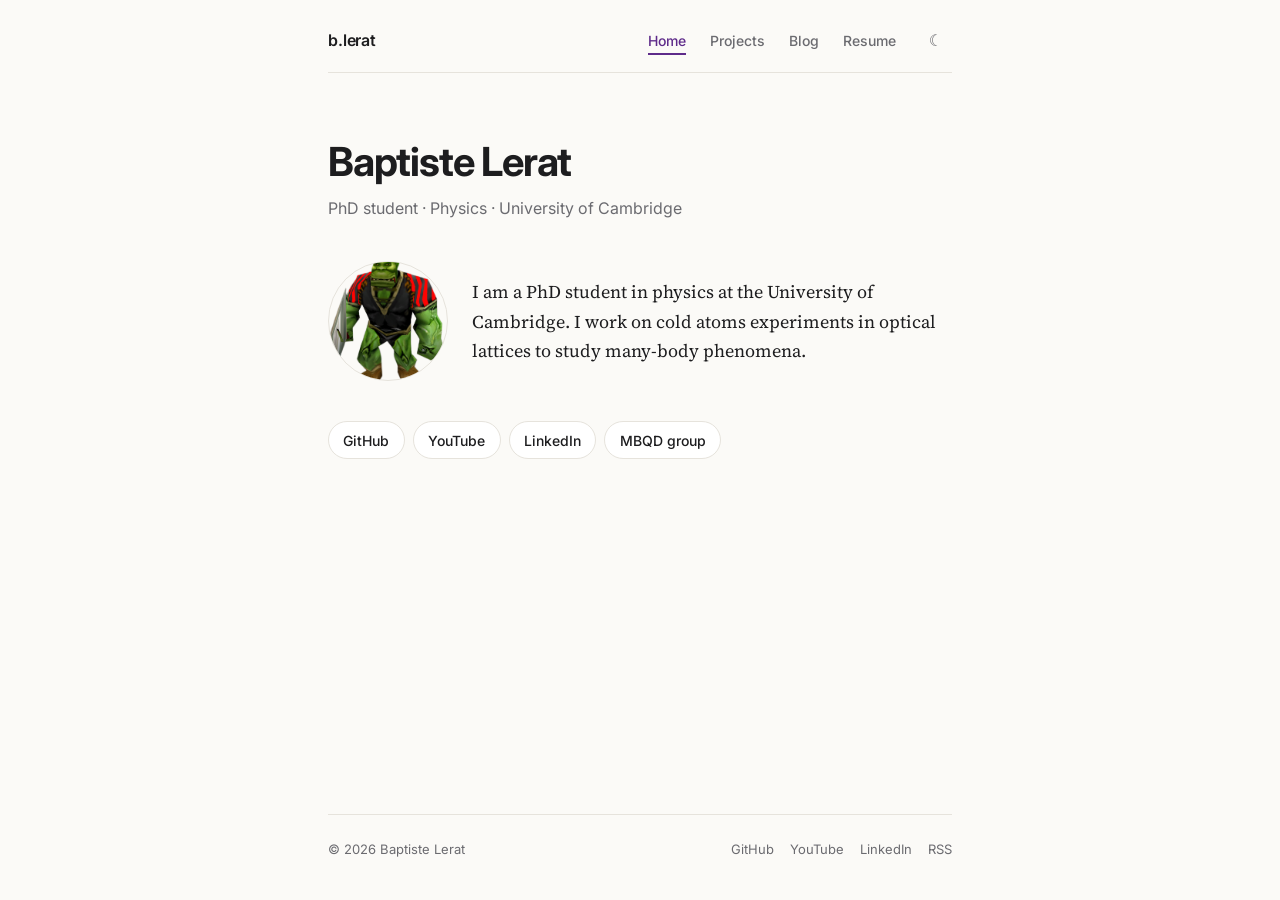
<file: index.html>
<!DOCTYPE html>
<html lang="en">
<head>
  <meta charset="utf-8" />
  <meta name="viewport" content="width=device-width, initial-scale=1.0" />
  <meta name="author" content="Baptiste Lerat" />
  <meta name="description" content="Baptiste Lerat — PhD student in physics at the University of Cambridge." />
  <title>blerat</title>
  <link rel="icon" href="data:image/svg+xml,%3Csvg xmlns='http://www.w3.org/2000/svg' viewBox='0 0 100 100'%3E%3Ctext y='.9em' font-size='90'%3E%F0%9F%90%80%3C/text%3E%3C/svg%3E" />
  <script>try{var t=localStorage.getItem('theme');if(t)document.documentElement.dataset.theme=t;}catch(e){}</script>
  <link rel="alternate" type="application/rss+xml" title="Baptiste Lerat — Blog" href="/feed.xml" />
  <link rel="stylesheet" href="src/main.css" />
  <script src="src/site.js" defer></script>
</head>
<body>
  <div class="wrap">
    <header class="site-header">
      <a class="site-name" href="index.html">b.lerat</a>
      <nav class="header" aria-label="Main">
        <ul>
          <li><a href="index.html" aria-current="page">Home</a></li>
          <li><a href="pages/projects.html">Projects</a></li>
          <li><a href="pages/blog.html">Blog</a></li>
          <li><a href="pages/resume.html">Resume</a></li>
        </ul>
      </nav>
      <button class="theme-toggle" type="button" aria-label="Toggle dark mode">&#9790;</button>
    </header>

    <main>
      <section class="hero">
        <h1>Baptiste Lerat</h1>
        <p class="tagline">PhD student &middot; Physics &middot; University of Cambridge</p>

        <div class="intro">
          <img class="portrait" src="media/pp.png" alt="Baptiste Lerat" width="120" height="120" />
          <p>
            I am a PhD student in physics at the University of Cambridge. I work on
            cold atoms experiments in optical lattices to study many-body phenomena.
          </p>
        </div>

        <ul class="contact">
          <li><a href="https://github.com/balerat">GitHub</a></li>
          <li><a href="https://www.youtube.com/@balerat">YouTube</a></li>
          <li><a href="https://www.linkedin.com/in/baptiste-lerat/">LinkedIn</a></li>
          <li><a href="https://www.manybody.phy.cam.ac.uk/">MBQD group</a></li>
        </ul>
      </section>
    </main>

    <footer class="site-footer">
      <span>&copy; 2026 Baptiste Lerat</span>
      <ul>
        <li><a href="https://github.com/balerat">GitHub</a></li>
        <li><a href="https://www.youtube.com/@balerat">YouTube</a></li>
        <li><a href="https://www.linkedin.com/in/baptiste-lerat/">LinkedIn</a></li>
        <li><a href="/feed.xml">RSS</a></li>
      </ul>
    </footer>
  </div>

</body>
</html>
</file>
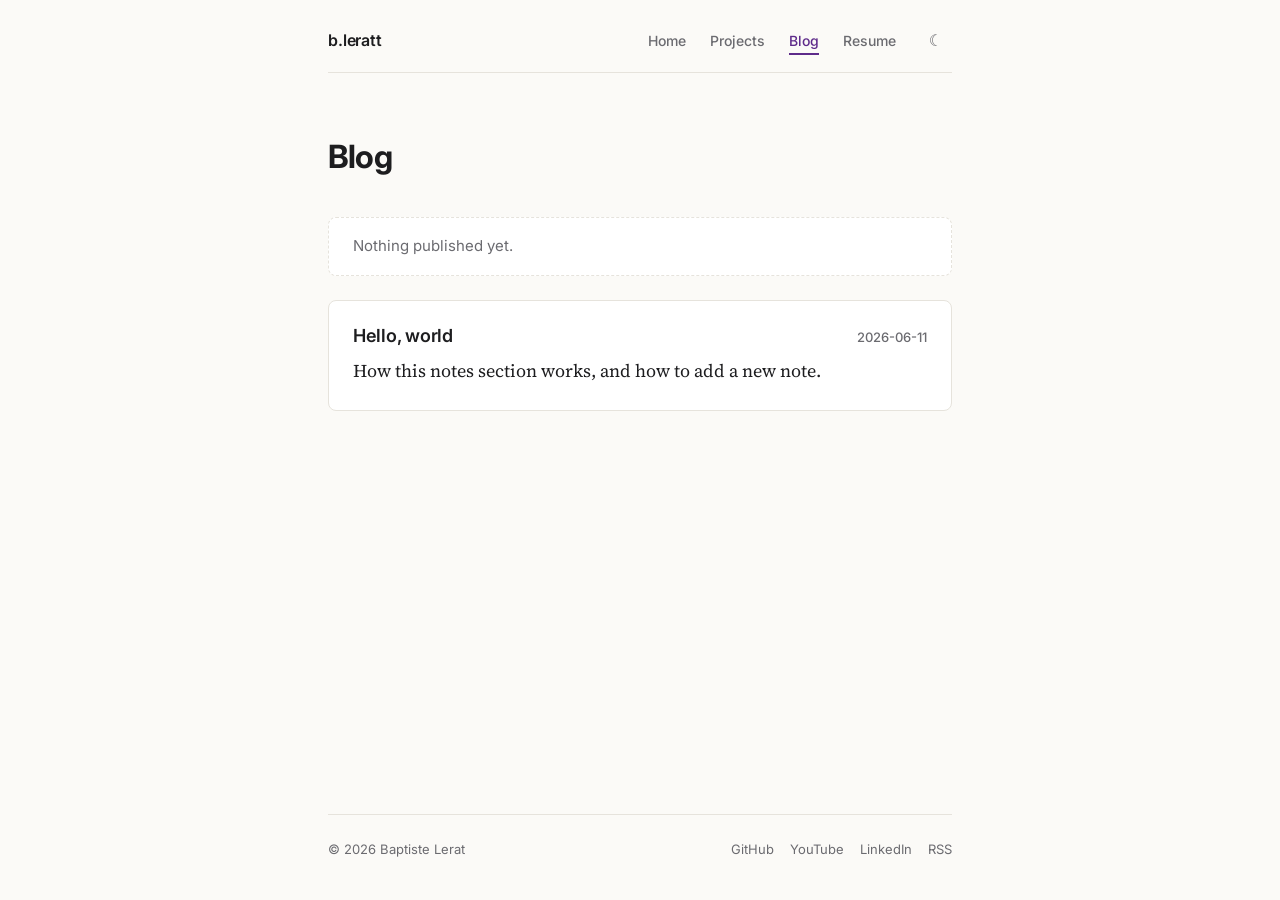
<file: pages/blog.html>
<!DOCTYPE html>
<html lang="en">
<head>
  <meta charset="utf-8" />
  <meta name="viewport" content="width=device-width, initial-scale=1.0" />
  <meta name="author" content="Baptiste Lerat" />
  <meta name="description" content="Baptiste Lerat — PhD student in physics at the University of Cambridge." />
  <title>Blog</title>
  <link rel="icon" href="data:image/svg+xml,%3Csvg xmlns='http://www.w3.org/2000/svg' viewBox='0 0 100 100'%3E%3Ctext y='.9em' font-size='90'%3E%F0%9F%90%80%3C/text%3E%3C/svg%3E" />
  <script>try{var t=localStorage.getItem('theme');if(t)document.documentElement.dataset.theme=t;}catch(e){}</script>
  <link rel="alternate" type="application/rss+xml" title="Baptiste Lerat — Blog" href="/feed.xml" />
  <link rel="stylesheet" href="../src/main.css" />
  <script src="../src/site.js" defer></script>
  <script src="../src/notes.js" defer></script>
</head>
<body>
  <div class="wrap">
    <header class="site-header">
      <a class="site-name" href="../index.html">b.leratt</a>
      <nav class="header" aria-label="Main">
        <ul>
          <li><a href="../index.html">Home</a></li>
          <li><a href="projects.html">Projects</a></li>
          <li><a href="blog.html" aria-current="page">Blog</a></li>
          <li><a href="resume.html">Resume</a></li>
        </ul>
      </nav>
      <button class="theme-toggle" type="button" aria-label="Toggle dark mode">&#9790;</button>
    </header>

    <main>
      <h1 class="page-title">Blog</h1>

      <p class="empty">Nothing published yet.</p>

      <div id="note-list">
        <p>Loading notes…</p>
      </div>
    </main>

    <footer class="site-footer">
      <span>&copy; 2026 Baptiste Lerat</span>
      <ul>
        <li><a href="https://github.com/balerat">GitHub</a></li>
        <li><a href="https://www.youtube.com/@balerat">YouTube</a></li>
        <li><a href="https://www.linkedin.com/in/baptiste-lerat/">LinkedIn</a></li>
        <li><a href="/feed.xml">RSS</a></li>
      </ul>
    </footer>
  </div>
</body>
</html>
</file>
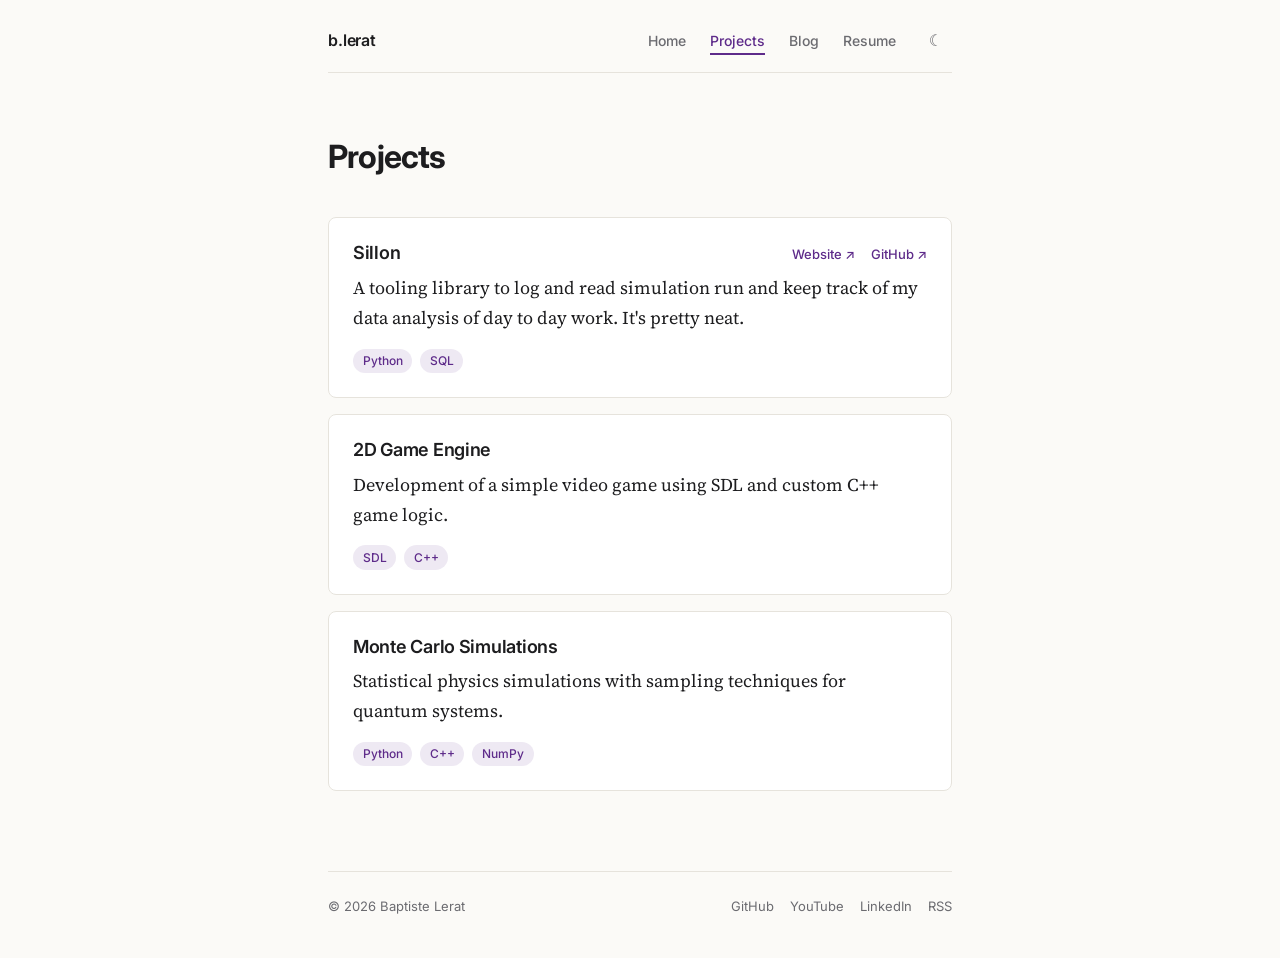
<file: pages/projects.html>
<!DOCTYPE html>
<html lang="en">
<head>
  <meta charset="utf-8" />
  <meta name="viewport" content="width=device-width, initial-scale=1.0" />
  <meta name="author" content="Baptiste Lerat" />
  <meta name="description" content="Baptiste Lerat — PhD student in physics at the University of Cambridge." />
  <title>Projects</title>
  <link rel="icon" href="data:image/svg+xml,%3Csvg xmlns='http://www.w3.org/2000/svg' viewBox='0 0 100 100'%3E%3Ctext y='.9em' font-size='90'%3E%F0%9F%90%80%3C/text%3E%3C/svg%3E" />
  <script>try{var t=localStorage.getItem('theme');if(t)document.documentElement.dataset.theme=t;}catch(e){}</script>
  <link rel="alternate" type="application/rss+xml" title="Baptiste Lerat — Blog" href="/feed.xml" />
  <link rel="stylesheet" href="../src/main.css" />
  <script src="../src/site.js" defer></script>
</head>
<body>
  <div class="wrap">
    <header class="site-header">
      <a class="site-name" href="../index.html">b.lerat</a>
      <nav class="header" aria-label="Main">
        <ul>
          <li><a href="../index.html">Home</a></li>
          <li><a href="projects.html" aria-current="page">Projects</a></li>
          <li><a href="blog.html">Blog</a></li>
          <li><a href="resume.html">Resume</a></li>
        </ul>
      </nav>
      <button class="theme-toggle" type="button" aria-label="Toggle dark mode">&#9790;</button>
    </header>

    <main>
      <h1 class="page-title">Projects</h1>

      <article class="project">
        <div class="project-head">
          <h3>Sillon</h3>
          <span class="links">
            <a class="repo" href="https://sillonlab.dev">Website <span class="arr">&nearr;</span></a>
            <a class="repo" href="https://github.com/balerat/sillon">GitHub <span class="arr">&nearr;</span></a>
          </span>
        </div>
        <p>A tooling library to log and read simulation run and keep track of my data analysis of day to day work. It's pretty neat.</p>
        <ul class="tags"><li>Python</li><li>SQL</li></ul>
      </article>

      <article class="project">
        <div class="project-head">
          <h3>2D Game Engine</h3>
        </div>
        <p>Development of a simple video game using SDL and custom C++ game logic.</p>
        <ul class="tags"><li>SDL</li><li>C++</li></ul>
      </article>

      <article class="project">
        <div class="project-head">
          <h3>Monte Carlo Simulations</h3>
        </div>
        <p>Statistical physics simulations with sampling techniques for quantum systems.</p>
        <ul class="tags"><li>Python</li><li>C++</li><li>NumPy</li></ul>
      </article>
    </main>

    <footer class="site-footer">
      <span>&copy; 2026 Baptiste Lerat</span>
      <ul>
        <li><a href="https://github.com/balerat">GitHub</a></li>
        <li><a href="https://www.youtube.com/@balerat">YouTube</a></li>
        <li><a href="https://www.linkedin.com/in/baptiste-lerat/">LinkedIn</a></li>
        <li><a href="/feed.xml">RSS</a></li>
      </ul>
    </footer>
  </div>
</body>
</html>
</file>
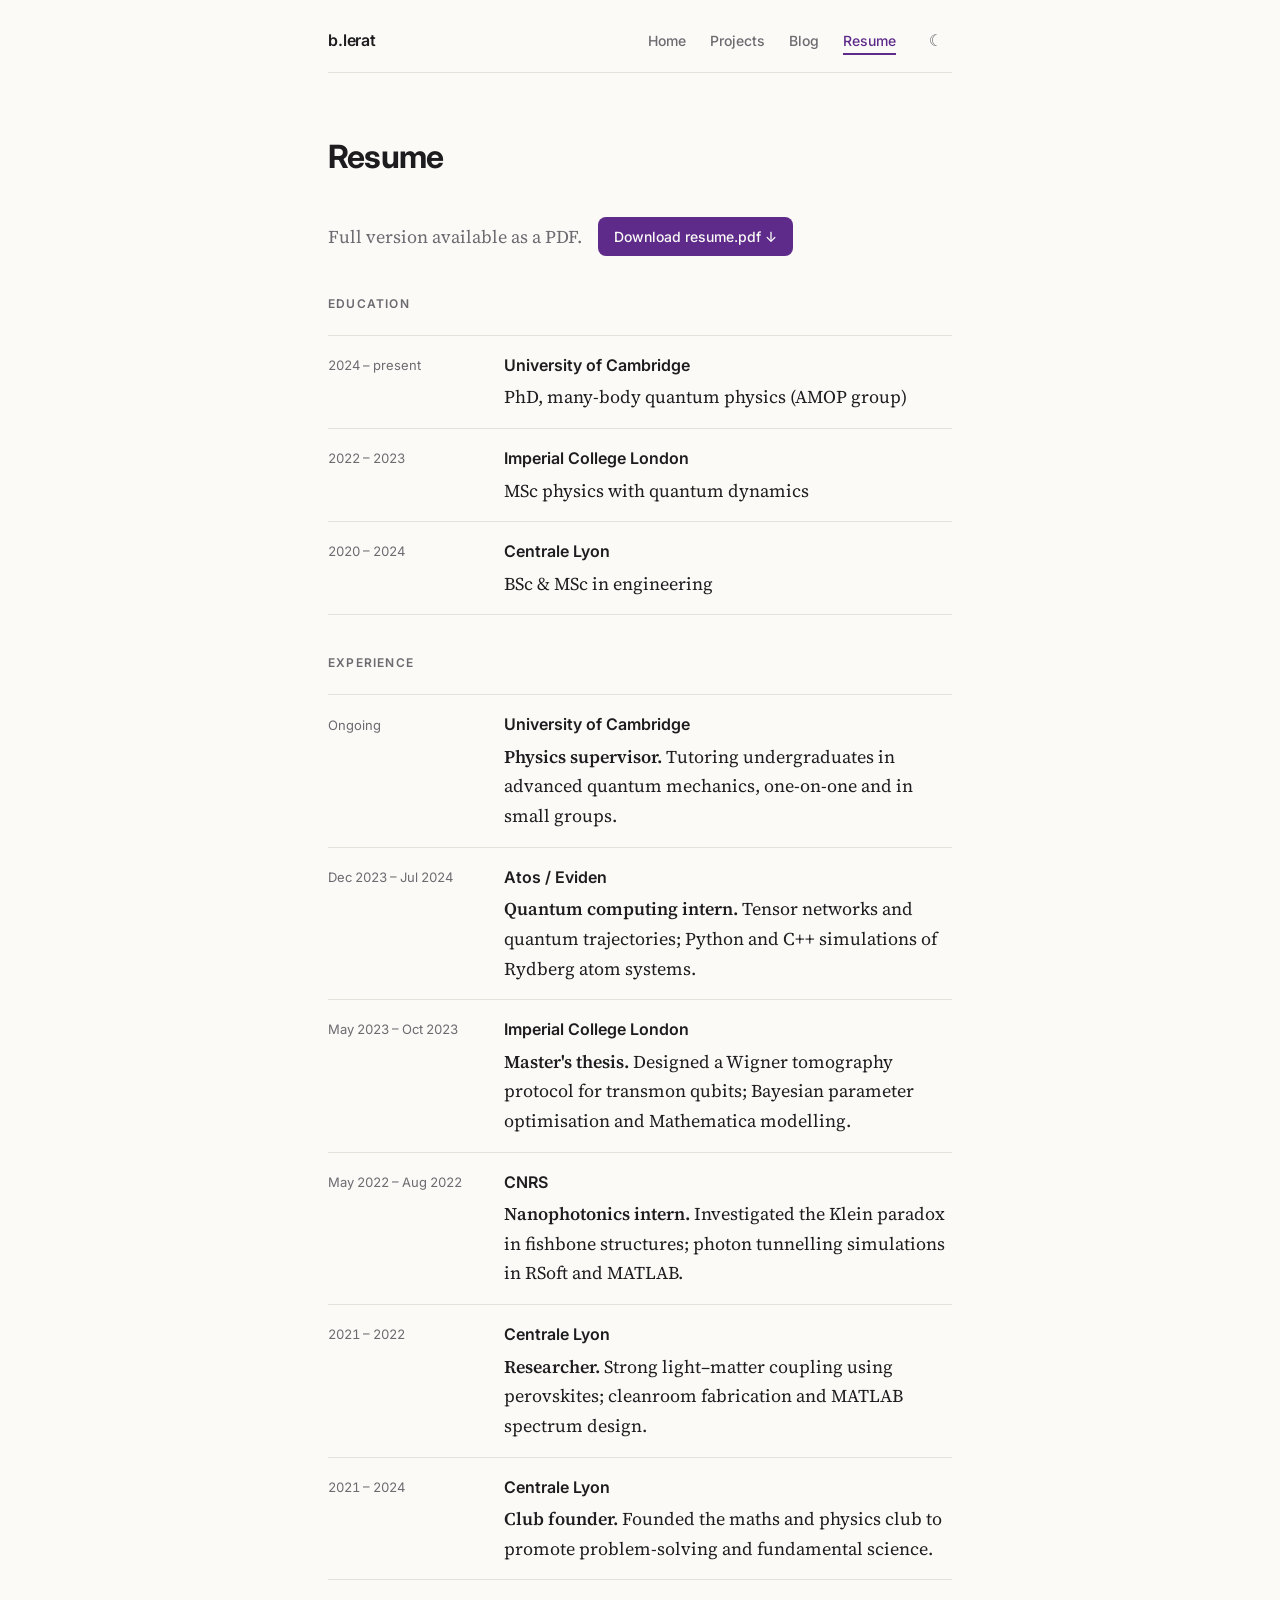
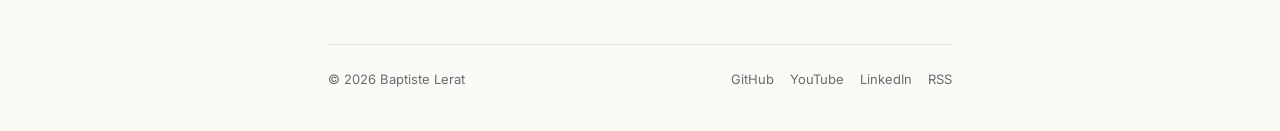
<file: pages/resume.html>
<!DOCTYPE html>
<html lang="en">
<head>
  <meta charset="utf-8" />
  <meta name="viewport" content="width=device-width, initial-scale=1.0" />
  <meta name="author" content="Baptiste Lerat" />
  <meta name="description" content="Baptiste Lerat — PhD student in physics at the University of Cambridge." />
  <title>Resume</title>
  <link rel="icon" href="data:image/svg+xml,%3Csvg xmlns='http://www.w3.org/2000/svg' viewBox='0 0 100 100'%3E%3Ctext y='.9em' font-size='90'%3E%F0%9F%90%80%3C/text%3E%3C/svg%3E" />
  <script>try{var t=localStorage.getItem('theme');if(t)document.documentElement.dataset.theme=t;}catch(e){}</script>
  <link rel="alternate" type="application/rss+xml" title="Baptiste Lerat — Blog" href="/feed.xml" />
  <link rel="stylesheet" href="../src/main.css" />
  <script src="../src/site.js" defer></script>
</head>
<body>
  <div class="wrap">
    <header class="site-header">
      <a class="site-name" href="../index.html">b.lerat</a>
      <nav class="header" aria-label="Main">
        <ul>
          <li><a href="../index.html">Home</a></li>
          <li><a href="projects.html">Projects</a></li>
          <li><a href="blog.html">Blog</a></li>
          <li><a href="resume.html" aria-current="page">Resume</a></li>
        </ul>
      </nav>
      <button class="theme-toggle" type="button" aria-label="Toggle dark mode">&#9790;</button>
    </header>

      <main>
      <h1 class="page-title">Resume</h1>

      <p class="resume-lead">
        Full version available as a PDF.
        <a class="download" href="../media/resume.pdf" download>Download resume.pdf &darr;</a>
      </p>

      <h2 class="section">Education</h2>
      <ol class="timeline">
        <li>
          <span class="when">2024 &ndash; present</span>
          <div>
            <span class="where">University of Cambridge</span>
            <span class="what">PhD, many-body quantum physics (AMOP group)</span>
          </div>
        </li>
        <li>
          <span class="when">2022 &ndash; 2023</span>
          <div>
            <span class="where">Imperial College London</span>
            <span class="what">MSc physics with quantum dynamics</span>
          </div>
        </li>
        <li>
          <span class="when">2020 &ndash; 2024</span>
          <div>
            <span class="where">Centrale Lyon</span>
            <span class="what">BSc &amp; MSc in engineering</span>
          </div>
        </li>
      </ol>

      <h2 class="section">Experience</h2>
      <ol class="timeline">
        <li>
          <span class="when">Ongoing</span>
          <div>
            <span class="where">University of Cambridge</span>
            <span class="what"><strong>Physics supervisor.</strong> Tutoring undergraduates in advanced quantum mechanics, one-on-one and in small groups.</span>
          </div>
        </li>
        <li>
          <span class="when">Dec 2023 &ndash; Jul 2024</span>
          <div>
            <span class="where">Atos / Eviden</span>
            <span class="what"><strong>Quantum computing intern.</strong> Tensor networks and quantum trajectories; Python and C++ simulations of Rydberg atom systems.</span>
          </div>
        </li>
        <li>
          <span class="when">May 2023 &ndash; Oct 2023</span>
          <div>
            <span class="where">Imperial College London</span>
            <span class="what"><strong>Master's thesis.</strong> Designed a Wigner tomography protocol for transmon qubits; Bayesian parameter optimisation and Mathematica modelling.</span>
          </div>
        </li>
        <li>
          <span class="when">May 2022 &ndash; Aug 2022</span>
          <div>
            <span class="where">CNRS</span>
            <span class="what"><strong>Nanophotonics intern.</strong> Investigated the Klein paradox in fishbone structures; photon tunnelling simulations in RSoft and MATLAB.</span>
          </div>
        </li>
        <li>
          <span class="when">2021 &ndash; 2022</span>
          <div>
            <span class="where">Centrale Lyon</span>
            <span class="what"><strong>Researcher.</strong> Strong light&ndash;matter coupling using perovskites; cleanroom fabrication and MATLAB spectrum design.</span>
          </div>
        </li>
        <li>
          <span class="when">2021 &ndash; 2024</span>
          <div>
            <span class="where">Centrale Lyon</span>
            <span class="what"><strong>Club founder.</strong> Founded the maths and physics club to promote problem-solving and fundamental science.</span>
          </div>
        </li>
      </ol>
    </main>
   <footer class="site-footer">
      <span>&copy; 2026 Baptiste Lerat</span>
      <ul>
        <li><a href="https://github.com/balerat">GitHub</a></li>
        <li><a href="https://www.youtube.com/@balerat">YouTube</a></li>
        <li><a href="https://www.linkedin.com/in/baptiste-lerat/">LinkedIn</a></li>
        <li><a href="/feed.xml">RSS</a></li>
      </ul>
    </footer>
  </div>
</body>
</html>
</file>
<file: src/main.css>
@import url('https://fonts.googleapis.com/css2?family=Inter:wght@400;500;600;700&family=Source+Serif+4:ital,opsz,wght@0,8..60,400;0,8..60,600;1,8..60,400&family=JetBrains+Mono:wght@400;500&display=swap');

/* ---------------------------------------------------------------- tokens */
:root {
  color-scheme: light dark;

  --font-ui: 'Inter', system-ui, -apple-system, 'Segoe UI', sans-serif;
  --font-body: 'Source Serif 4', Georgia, 'Times New Roman', serif;
  --font-mono: 'JetBrains Mono', ui-monospace, SFMono-Regular, Menlo, monospace;

  --bg: #fbfaf7;
  --surface: #ffffff;
  --text: #1d1d1f;
  --text-muted: #6b6b70;
  --border: #e6e3dc;
  --accent: #5e2b8a;
  --accent-soft: color-mix(in srgb, var(--accent) 10%, transparent);
  --shadow: 0 1px 2px rgba(0, 0, 0, 0.04), 0 4px 16px rgba(0, 0, 0, 0.04);

  --radius: 8px;
  --measure: 42rem;

  --space-1: 0.25rem;
  --space-2: 0.5rem;
  --space-3: 1rem;
  --space-4: 1.5rem;
  --space-5: 2.5rem;
  --space-6: 4rem;
}

/* Dark tokens: follow the system unless the toggle picked a theme. */
@media (prefers-color-scheme: dark) {
  :root:not([data-theme="light"]) {
    --bg: #121417;
    --surface: #191c20;
    --text: #e6e6e6;
    --text-muted: #9a9ca3;
    --border: #2a2e34;
    --accent: #ad8af8;
    --accent-soft: color-mix(in srgb, var(--accent) 10%, transparent);
    --shadow: 0 1px 2px rgba(0, 0, 0, 0.3), 0 4px 16px rgba(0, 0, 0, 0.2);
  }
}

:root[data-theme="dark"] {
  --bg: #121417;
  --surface: #191c20;
  --text: #e6e6e6;
  --text-muted: #9a9ca3;
  --border: #2a2e34;
  --accent: #ad8af8;
  --accent-soft: color-mix(in srgb, var(--accent) 10%, transparent);
  --shadow: 0 1px 2px rgba(0, 0, 0, 0.3), 0 4px 16px rgba(0, 0, 0, 0.2);
}

:root[data-theme="light"] { color-scheme: light; }
:root[data-theme="dark"]  { color-scheme: dark; }

/* ---------------------------------------------------------------- base */
* { box-sizing: border-box; }

html { -webkit-text-size-adjust: 100%; }

body {
  margin: 0;
  background: var(--bg);
  color: var(--text);
  font-family: var(--font-body);
  font-size: 18px;
  line-height: 1.65;
  -webkit-font-smoothing: antialiased;
  text-rendering: optimizeLegibility;
}

.wrap {
  max-width: var(--measure);
  margin: 0 auto;
  padding: var(--space-4) var(--space-4) var(--space-5);
  min-height: 100vh;
  display: flex;
  flex-direction: column;
}

main {
  flex: 1;
  animation: rise 0.35s ease-out both;
}

@keyframes rise {
  from { opacity: 0; transform: translateY(6px); }
}

@media (prefers-reduced-motion: reduce) {
  main { animation: none; }
  *, *::before, *::after { transition: none !important; }
}

h1, h2, h3, h4 {
  font-family: var(--font-ui);
  font-weight: 600;
  letter-spacing: -0.015em;
  line-height: 1.25;
  color: var(--text);
  text-wrap: balance;
}

p { text-wrap: pretty; }

a {
  color: var(--accent);
  text-decoration: underline;
  text-decoration-thickness: 1px;
  text-decoration-color: color-mix(in srgb, var(--accent) 35%, transparent);
  text-underline-offset: 3px;
  transition: text-decoration-color 0.15s, color 0.15s, background-color 0.15s, border-color 0.15s;
}

a:hover { text-decoration-color: currentColor; }

:focus-visible {
  outline: 2px solid var(--accent);
  outline-offset: 3px;
  border-radius: 4px;
}

::selection { background: var(--accent); color: var(--bg); }

code {
  font-family: var(--font-mono);
  font-size: 0.85em;
  background: var(--accent-soft);
  padding: 0.1em 0.35em;
  border-radius: 4px;
}

/* ---------------------------------------------------------------- header */
.site-header {
  display: flex;
  flex-wrap: wrap;
  align-items: center;
  justify-content: space-between;
  gap: var(--space-2) var(--space-4);
  padding-bottom: var(--space-3);
  margin-bottom: var(--space-6);
  border-bottom: 1px solid var(--border);
  font-family: var(--font-ui);
}

.site-name {
  font-weight: 600;
  font-size: 1rem;
  letter-spacing: -0.01em;
  color: var(--text);
  text-decoration: none;
}

.site-name:hover { color: var(--accent); }

.header ul {
  list-style: none;
  display: flex;
  flex-wrap: wrap;
  gap: var(--space-1) var(--space-4);
  margin: 0;
  padding: 0;
}

.header a {
  font-size: 0.875rem;
  font-weight: 500;
  color: var(--text-muted);
  text-decoration: none;
  padding: var(--space-1) 0;
  border-bottom: 2px solid transparent;
}

.header a:hover { color: var(--text); }

.header a[aria-current="page"] {
  color: var(--accent);
  border-bottom-color: var(--accent);
}

.site-header .header { margin-left: auto; }

.theme-toggle {
  font: inherit;
  font-size: 1rem;
  line-height: 1;
  width: 2rem;
  height: 2rem;
  display: inline-grid;
  place-items: center;
  color: var(--text-muted);
  background: none;
  border: 1px solid transparent;
  border-radius: 999px;
  cursor: pointer;
  transition: color 0.15s, border-color 0.15s;
}

.theme-toggle:hover {
  color: var(--accent);
  border-color: var(--border);
}

/* ---------------------------------------------------------------- page titles */
.page-title {
  font-size: 2rem;
  font-weight: 700;
  letter-spacing: -0.025em;
  margin: 0 0 var(--space-5);
}

.section {
  font-size: 0.75rem;
  font-weight: 600;
  letter-spacing: 0.1em;
  text-transform: uppercase;
  color: var(--text-muted);
  margin: var(--space-5) 0 var(--space-4);
}

/* ---------------------------------------------------------------- home */
.hero h1 {
  font-size: 2.5rem;
  font-weight: 700;
  letter-spacing: -0.03em;
  margin: 0 0 var(--space-2);
}

.tagline {
  font-family: var(--font-ui);
  font-size: 1rem;
  color: var(--text-muted);
  margin: 0 0 var(--space-5);
}

.intro {
  display: flex;
  align-items: center;
  gap: var(--space-4);
  margin: 0 0 var(--space-5);
}

.intro p { margin: 0; }

.portrait {
  flex: none;
  width: 120px;
  height: 120px;
  border-radius: 50%;
  object-fit: cover;
  border: 1px solid var(--border);
}

.portrait.clickable { cursor: pointer; }
.portrait.clickable:active { transform: scale(0.96); }

.contact {
  list-style: none;
  display: flex;
  flex-wrap: wrap;
  gap: var(--space-2);
  padding: 0;
  margin: 0;
}

.contact a {
  display: inline-block;
  font-family: var(--font-ui);
  font-size: 0.875rem;
  font-weight: 500;
  color: var(--text);
  text-decoration: none;
  padding: 0.4rem 0.9rem;
  border: 1px solid var(--border);
  border-radius: 999px;
  background: var(--surface);
}

.contact a:hover {
  border-color: var(--accent);
  color: var(--accent);
}

/* ---------------------------------------------------------------- project / note cards */
.project {
  background: var(--surface);
  border: 1px solid var(--border);
  border-radius: var(--radius);
  padding: var(--space-4);
  margin: 0 0 var(--space-3);
  transition: border-color 0.15s, box-shadow 0.15s, transform 0.15s;
}

.project:hover {
  border-color: color-mix(in srgb, var(--accent) 55%, var(--border));
  box-shadow: var(--shadow);
  transform: translateY(-1px);
}

.project-head {
  display: flex;
  flex-wrap: wrap;
  align-items: baseline;
  justify-content: space-between;
  gap: var(--space-1) var(--space-3);
  margin: 0 0 var(--space-2);
}

.project h3 {
  font-size: 1.125rem;
  margin: 0;
}

.project h3 a { color: var(--text); text-decoration: none; }
.project h3 a:hover { color: var(--accent); }

.project p { margin: 0 0 var(--space-3); }
.project p:last-child { margin-bottom: 0; }

.project .repo,
.project .dates {
  font-family: var(--font-ui);
  font-size: 0.8125rem;
  font-weight: 500;
  white-space: nowrap;
}

.project .repo { text-decoration: none; }
.project .repo:hover { text-decoration: underline; }

.arr {
  display: inline-block;
  transition: transform 0.15s;
}

a:hover .arr { transform: translate(2px, -2px); }
.project .dates { color: var(--text-muted); }

.project .links {
  display: flex;
  flex-wrap: wrap;
  gap: var(--space-3);
}

.tags {
  list-style: none;
  display: flex;
  flex-wrap: wrap;
  gap: var(--space-2);
  margin: 0;
  padding: 0;
}

.tags li {
  font-family: var(--font-ui);
  font-size: 0.75rem;
  font-weight: 500;
  color: var(--accent);
  background: var(--accent-soft);
  padding: 0.15rem 0.6rem;
  border-radius: 999px;
}

.empty {
  font-family: var(--font-ui);
  font-size: 0.9375rem;
  color: var(--text-muted);
  background: var(--surface);
  border: 1px dashed var(--border);
  border-radius: var(--radius);
  padding: var(--space-3) var(--space-4);
  margin: 0 0 var(--space-4);
}

/* ---------------------------------------------------------------- resume */
.download {
  display: inline-flex;
  align-items: center;
  gap: var(--space-2);
  font-family: var(--font-ui);
  font-size: 0.875rem;
  font-weight: 500;
  color: var(--bg);
  background: var(--accent);
  text-decoration: none;
  padding: 0.5rem 1rem;
  border-radius: var(--radius);
}

.download:hover { filter: brightness(1.1); }

.resume-lead {
  display: flex;
  flex-wrap: wrap;
  align-items: center;
  gap: var(--space-3);
  margin: 0 0 var(--space-4);
  color: var(--text-muted);
}

.timeline {
  list-style: none;
  margin: 0;
  padding: 0;
}

.timeline li {
  display: grid;
  grid-template-columns: 9.5rem minmax(0, 1fr);
  gap: var(--space-4);
  padding: var(--space-3) 0;
  border-top: 1px solid var(--border);
}

.timeline li:last-child { border-bottom: 1px solid var(--border); }

.timeline .when {
  font-family: var(--font-ui);
  font-size: 0.8125rem;
  color: var(--text-muted);
  font-variant-numeric: tabular-nums;
  padding-top: 0.2rem;
}

.timeline .where {
  display: block;
  font-family: var(--font-ui);
  font-size: 1rem;
  font-weight: 600;
  color: var(--text);
}

.timeline .what {
  display: block;
  margin-top: var(--space-1);
}

.timeline strong { font-weight: 600; }

/* ---------------------------------------------------------------- notes */
.back {
  display: inline-block;
  font-family: var(--font-ui);
  font-size: 0.875rem;
  color: var(--text-muted);
  text-decoration: none;
  margin: 0 0 var(--space-4);
}

.back:hover { color: var(--accent); }

.note-body h1 { font-size: 2rem; font-weight: 700; letter-spacing: -0.025em; margin: 0 0 var(--space-2); }
.note-body h2 { font-size: 1.5rem; margin: var(--space-5) 0 var(--space-3); }
.note-body h3 { font-size: 1.25rem; margin: var(--space-5) 0 var(--space-2); }
.note-body h4 { font-size: 1.05rem; margin: var(--space-4) 0 var(--space-2); }

.note-body .subtitle {
  font-family: var(--font-ui);
  font-size: 0.875rem;
  color: var(--text-muted);
  margin: 0 0 var(--space-5);
}

.note-body p { margin: 0 0 var(--space-4); }

.note-body ul,
.note-body ol { margin: 0 0 var(--space-4); padding-left: 1.4em; }
.note-body li { margin: 0 0 var(--space-2); }

.note-body hr {
  border: 0;
  border-top: 1px solid var(--border);
  margin: var(--space-5) 0;
}

.note-body img {
  display: block;
  max-width: 100%;
  height: auto;
  margin: 0 auto var(--space-4);
  border-radius: var(--radius);
}

.note-body pre {
  background: var(--surface);
  border: 1px solid var(--border);
  border-radius: var(--radius);
  padding: var(--space-3) var(--space-4);
  overflow-x: auto;
  margin: 0 0 var(--space-4);
  line-height: 1.5;
}

.note-body pre code {
  background: none;
  padding: 0;
  font-size: 0.8125rem;
}

.note-body blockquote {
  border-left: 3px solid var(--accent);
  margin: 0 0 var(--space-4);
  padding: var(--space-1) 0 var(--space-1) var(--space-4);
  color: var(--text-muted);
  font-style: italic;
}

.note-body blockquote p:last-child { margin-bottom: 0; }

/* Heading permalinks, added by notes.js */
.note-body h2,
.note-body h3 { position: relative; scroll-margin-top: var(--space-4); }

.note-body .anchor {
  position: absolute;
  left: -1.1em;
  padding-right: 0.3em;
  color: var(--text-muted);
  text-decoration: none;
  font-weight: 400;
  opacity: 0;
  transition: opacity 0.15s;
}

.note-body h2:hover .anchor,
.note-body h3:hover .anchor,
.note-body .anchor:focus-visible { opacity: 1; }
.note-body .anchor:hover { color: var(--accent); }

/* Math (KaTeX) */
.note-body .katex { font-size: 1.05em; }
.note-body .math-display {
  overflow-x: auto;
  overflow-y: hidden;
  margin: 0 0 var(--space-4);
  padding: var(--space-1) 0;
}

/* Syntax highlighting (highlight.js classes, site colors) */
:root {
  --hl-keyword: #8a3ab9;
  --hl-string: #2f7d4f;
  --hl-number: #b35c00;
  --hl-comment: #8b8b90;
  --hl-title: #2b5d8a;
}

@media (prefers-color-scheme: dark) {
  :root:not([data-theme="light"]) {
    --hl-keyword: #c792ea;
    --hl-string: #9ece6a;
    --hl-number: #ff9e64;
    --hl-comment: #7a7e87;
    --hl-title: #7aa2f7;
  }
}

:root[data-theme="dark"] {
  --hl-keyword: #c792ea;
  --hl-string: #9ece6a;
  --hl-number: #ff9e64;
  --hl-comment: #7a7e87;
  --hl-title: #7aa2f7;
}

.hljs-keyword, .hljs-built_in, .hljs-literal, .hljs-meta { color: var(--hl-keyword); }
.hljs-string, .hljs-regexp                               { color: var(--hl-string); }
.hljs-number, .hljs-params                               { color: var(--hl-number); }
.hljs-comment, .hljs-quote                               { color: var(--hl-comment); font-style: italic; }
.hljs-title, .hljs-title.function_, .hljs-type           { color: var(--hl-title); }

/* ---------------------------------------------------------------- footer */
.site-footer {
  display: flex;
  flex-wrap: wrap;
  justify-content: space-between;
  gap: var(--space-2) var(--space-4);
  margin-top: var(--space-6);
  padding-top: var(--space-4);
  border-top: 1px solid var(--border);
  font-family: var(--font-ui);
  font-size: 0.8125rem;
  color: var(--text-muted);
}

.site-footer ul {
  list-style: none;
  display: flex;
  flex-wrap: wrap;
  gap: var(--space-3);
  margin: 0;
  padding: 0;
}

.site-footer a { color: var(--text-muted); text-decoration: none; }
.site-footer a:hover { color: var(--accent); }

/* ---------------------------------------------------------------- small screens */
@media (max-width: 36rem) {
  body { font-size: 17px; }
  .wrap { padding: var(--space-3) var(--space-3) var(--space-4); }
  .site-header { margin-bottom: var(--space-5); }
  .site-header .theme-toggle { margin-left: auto; }
  .site-header .header { order: 3; flex-basis: 100%; margin-left: 0; }
  .hero h1 { font-size: 2rem; }
  .page-title, .note-body h1 { font-size: 1.625rem; }
  .intro { flex-direction: column; align-items: flex-start; }
  .timeline li { grid-template-columns: 1fr; gap: var(--space-1); }
  .note-body .anchor { display: none; }
}

/* ---------------------------------------------------------------- print */
@media print {
  :root {
    --bg: #fff; --surface: #fff; --text: #000; --text-muted: #444;
    --border: #ccc; --accent: #000;
  }

  body { font-size: 11pt; background: #fff; color: #000; }
  .wrap { max-width: none; padding: 0; min-height: 0; }
  main { animation: none; }

  .site-header, .site-footer, .theme-toggle, .download, .back { display: none; }

  .page-title { margin-bottom: 1rem; }
  .resume-lead { display: none; }
  .section { margin: 1.25rem 0 0.5rem; }
  .timeline li { padding: 0.5rem 0; break-inside: avoid; }
  .project { break-inside: avoid; box-shadow: none; transform: none; }

  .timeline a::after,
  .note-body a[href^="http"]::after { content: " (" attr(href) ")"; font-size: 0.85em; }
}
</file>
